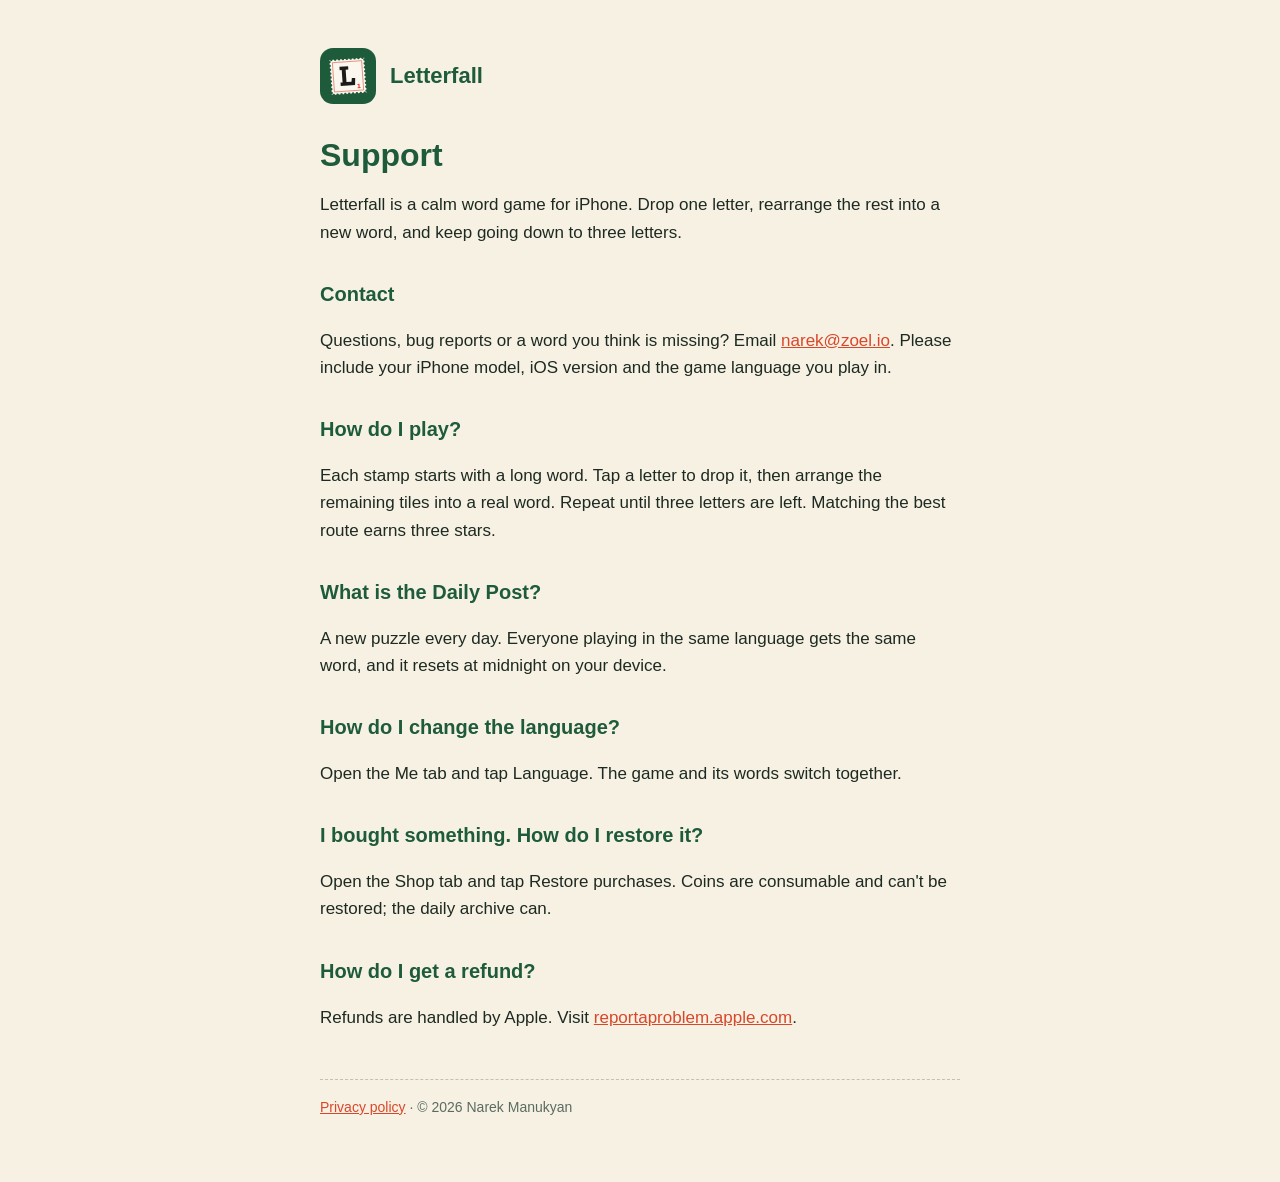
<file: index.html>
<!doctype html>
<html lang="en">
<head>
<meta charset="utf-8">
<meta name="viewport" content="width=device-width, initial-scale=1">
<title>Letterfall – Support</title>
<link rel="icon" href="icon.svg">
<link rel="stylesheet" href="style.css">
</head>
<body>
<main>
<header><img src="icon.svg" alt=""><a href="./">Letterfall</a></header>
<h1>Support</h1>
<p>Letterfall is a calm word game for iPhone. Drop one letter, rearrange the rest into a new word, and keep going down to three letters.</p>

<h2>Contact</h2>
<p>Questions, bug reports or a word you think is missing? Email <a href="mailto:narek@zoel.io">narek@zoel.io</a>. Please include your iPhone model, iOS version and the game language you play in.</p>

<h2>How do I play?</h2>
<p>Each stamp starts with a long word. Tap a letter to drop it, then arrange the remaining tiles into a real word. Repeat until three letters are left. Matching the best route earns three stars.</p>

<h2>What is the Daily Post?</h2>
<p>A new puzzle every day. Everyone playing in the same language gets the same word, and it resets at midnight on your device.</p>

<h2>How do I change the language?</h2>
<p>Open the Me tab and tap Language. The game and its words switch together.</p>

<h2>I bought something. How do I restore it?</h2>
<p>Open the Shop tab and tap Restore purchases. Coins are consumable and can't be restored; the daily archive can.</p>

<h2>How do I get a refund?</h2>
<p>Refunds are handled by Apple. Visit <a href="https://reportaproblem.apple.com">reportaproblem.apple.com</a>.</p>

<footer><a href="privacy.html">Privacy policy</a> · © 2026 Narek Manukyan</footer>
</main>
</body>
</html>
</file>
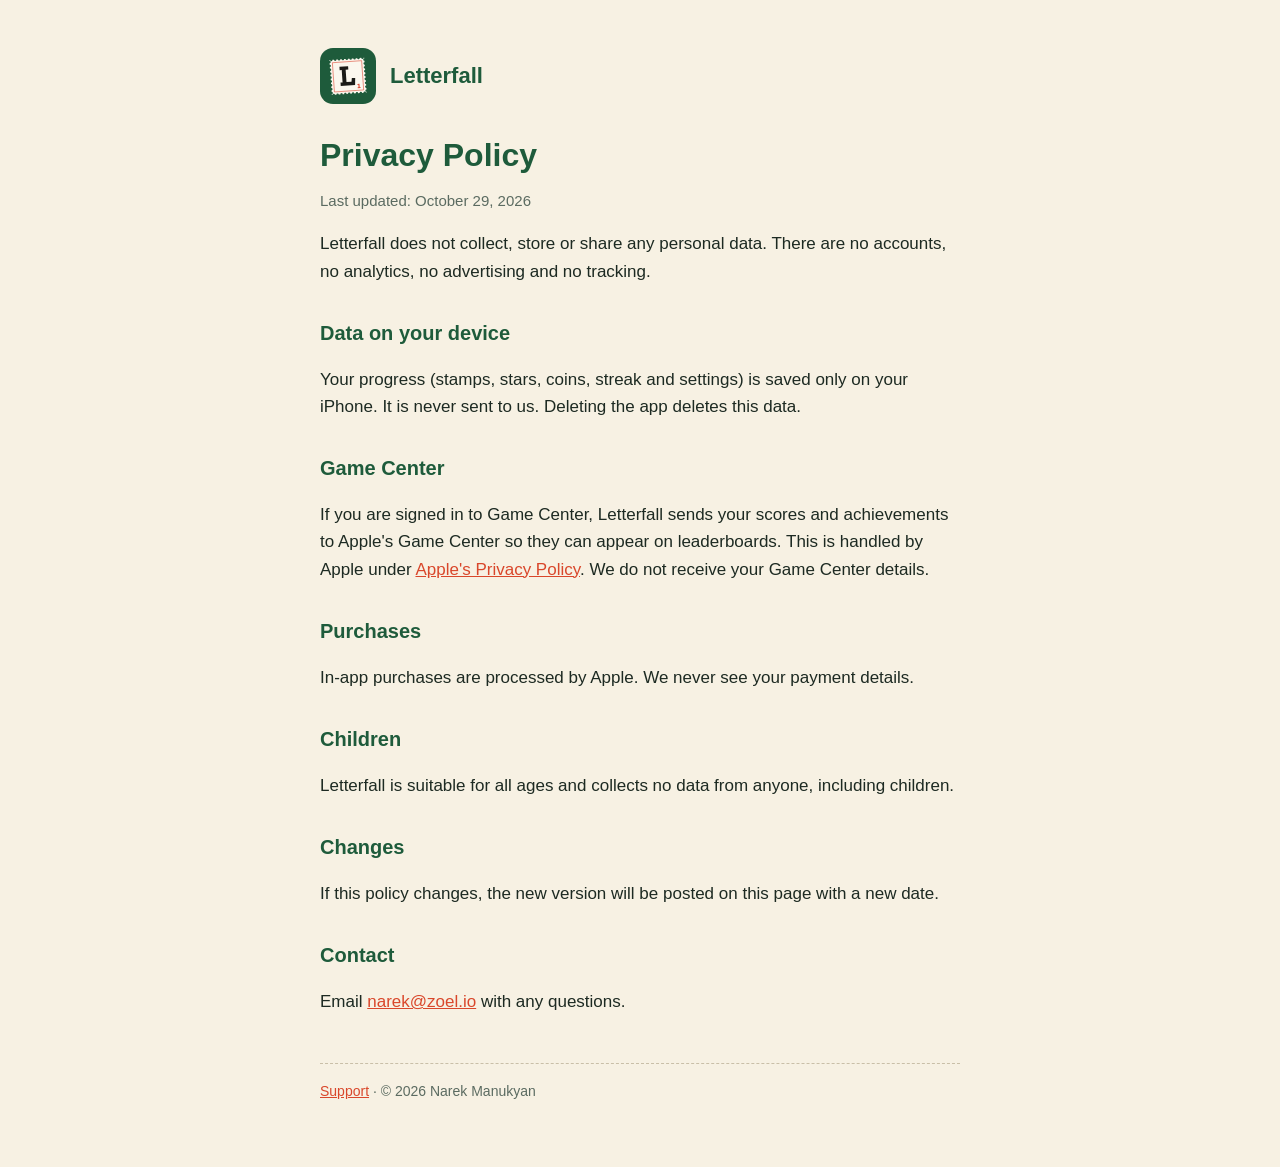
<file: privacy.html>
<!doctype html>
<html lang="en">
<head>
<meta charset="utf-8">
<meta name="viewport" content="width=device-width, initial-scale=1">
<title>Letterfall – Privacy Policy</title>
<link rel="icon" href="icon.svg">
<link rel="stylesheet" href="style.css">
</head>
<body>
<main>
<header><img src="icon.svg" alt=""><a href="./">Letterfall</a></header>
<h1>Privacy Policy</h1>
<p class="muted">Last updated: October 29, 2026</p>

<p>Letterfall does not collect, store or share any personal data. There are no accounts, no analytics, no advertising and no tracking.</p>

<h2>Data on your device</h2>
<p>Your progress (stamps, stars, coins, streak and settings) is saved only on your iPhone. It is never sent to us. Deleting the app deletes this data.</p>

<h2>Game Center</h2>
<p>If you are signed in to Game Center, Letterfall sends your scores and achievements to Apple's Game Center so they can appear on leaderboards. This is handled by Apple under <a href="https://www.apple.com/legal/privacy/">Apple's Privacy Policy</a>. We do not receive your Game Center details.</p>

<h2>Purchases</h2>
<p>In-app purchases are processed by Apple. We never see your payment details.</p>

<h2>Children</h2>
<p>Letterfall is suitable for all ages and collects no data from anyone, including children.</p>

<h2>Changes</h2>
<p>If this policy changes, the new version will be posted on this page with a new date.</p>

<h2>Contact</h2>
<p>Email <a href="mailto:narek@zoel.io">narek@zoel.io</a> with any questions.</p>

<footer><a href="./">Support</a> · © 2026 Narek Manukyan</footer>
</main>
</body>
</html>
</file>
<file: style.css>
:root { --ink: #1E5B3B; --paper: #F7F1E3; --accent: #D9472B; --muted: #5b6b61; }
* { box-sizing: border-box; }
body { margin: 0; background: var(--paper); color: #1d2a22; font: 17px/1.6 -apple-system, BlinkMacSystemFont, "Helvetica Neue", sans-serif; }
main { max-width: 680px; margin: 0 auto; padding: 48px 20px 64px; }
header { display: flex; align-items: center; gap: 14px; margin-bottom: 32px; }
header img { width: 56px; height: 56px; border-radius: 13px; }
header a { color: var(--ink); text-decoration: none; font-weight: 700; font-size: 22px; }
h1 { color: var(--ink); font-size: 32px; line-height: 1.2; margin: 0 0 8px; }
h2 { color: var(--ink); font-size: 20px; margin: 32px 0 6px; }
a { color: var(--accent); }
.muted { color: var(--muted); font-size: 15px; }
footer { margin-top: 48px; border-top: 1px dashed #c9bfa8; padding-top: 16px; font-size: 14px; color: var(--muted); }
</file>
